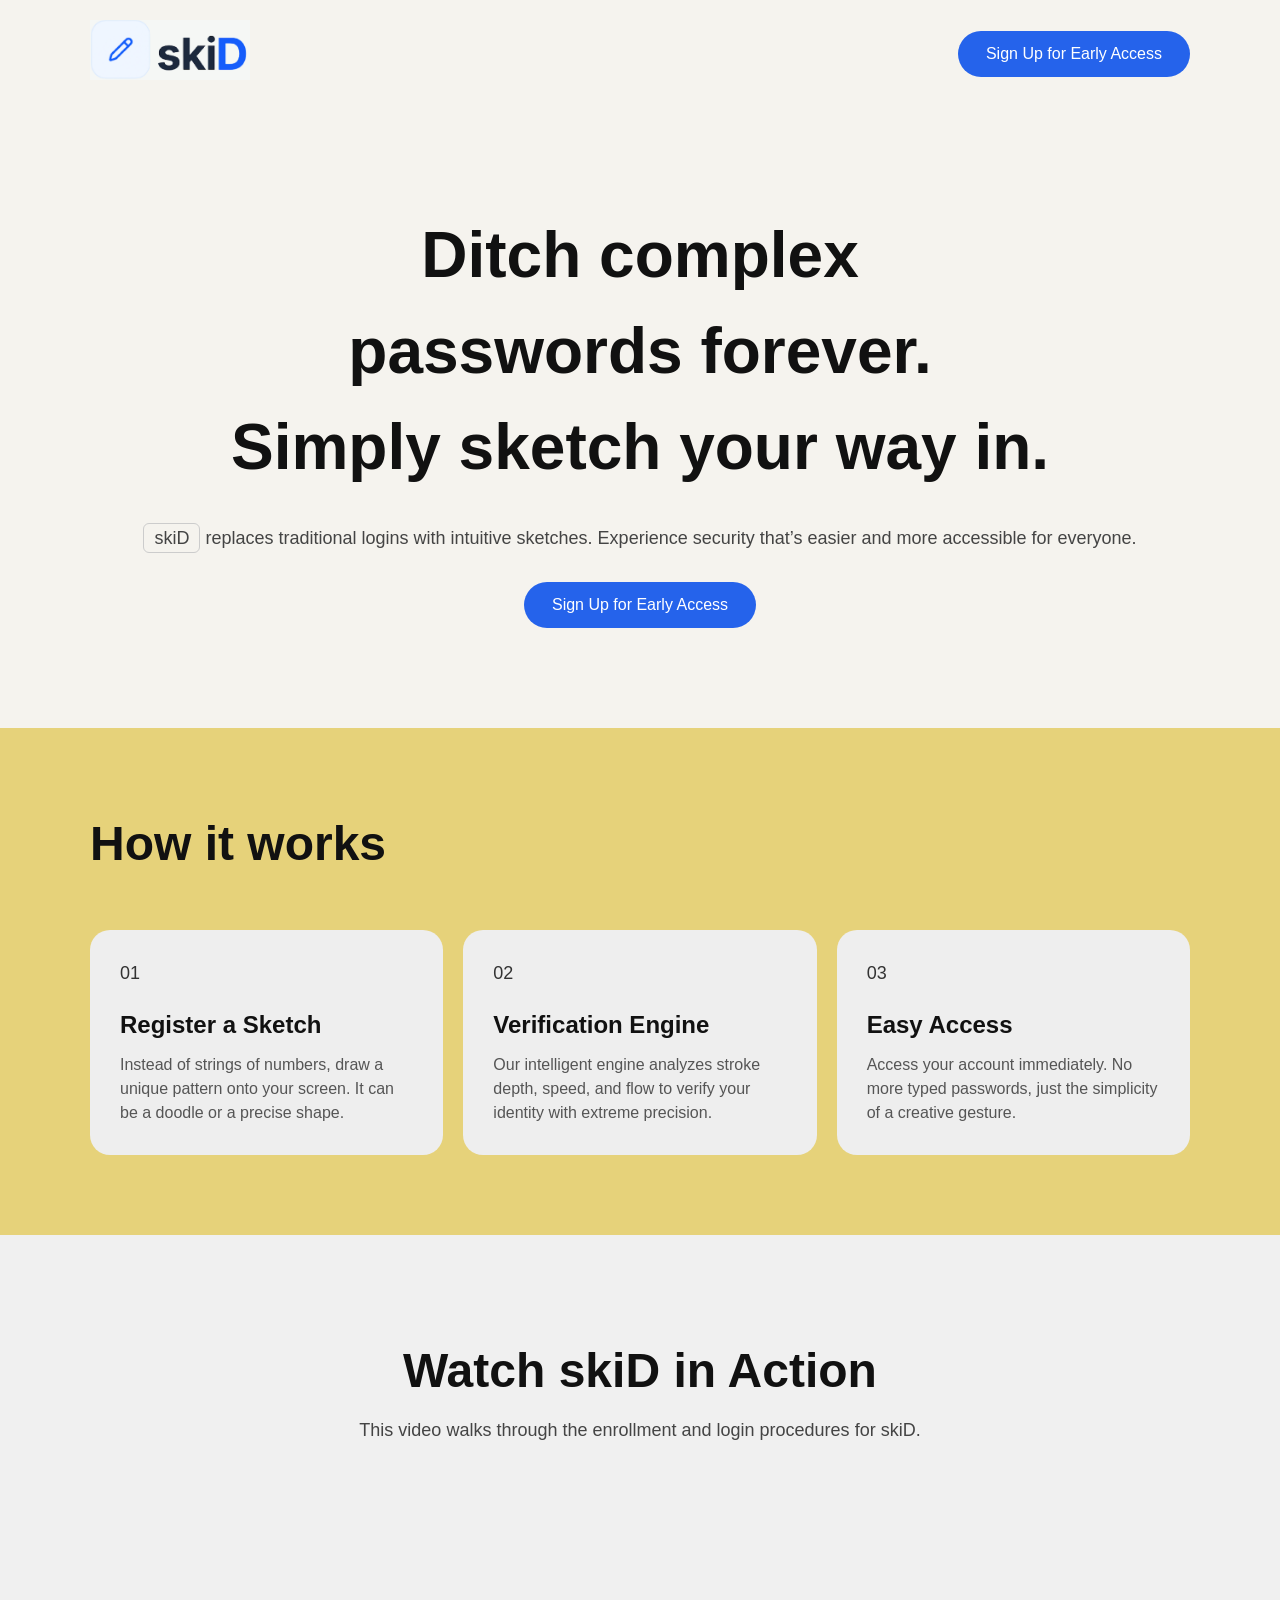
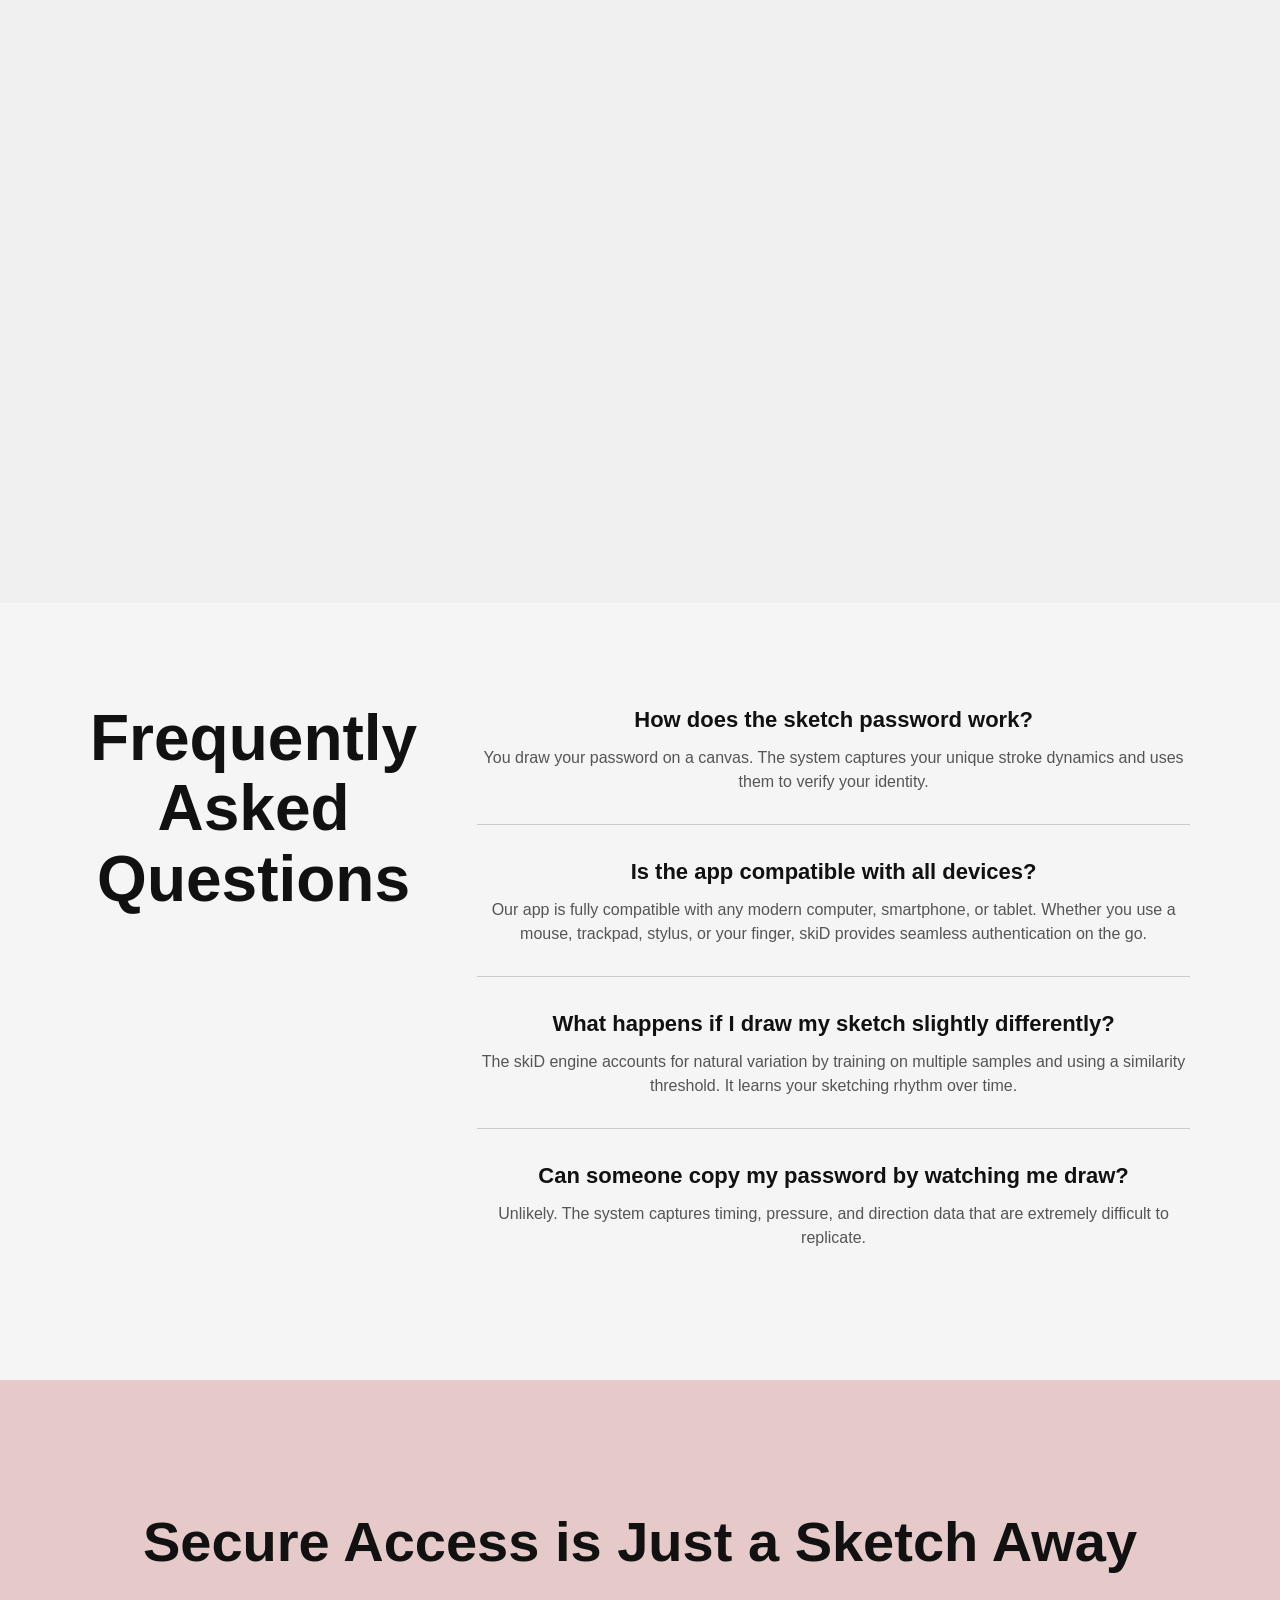
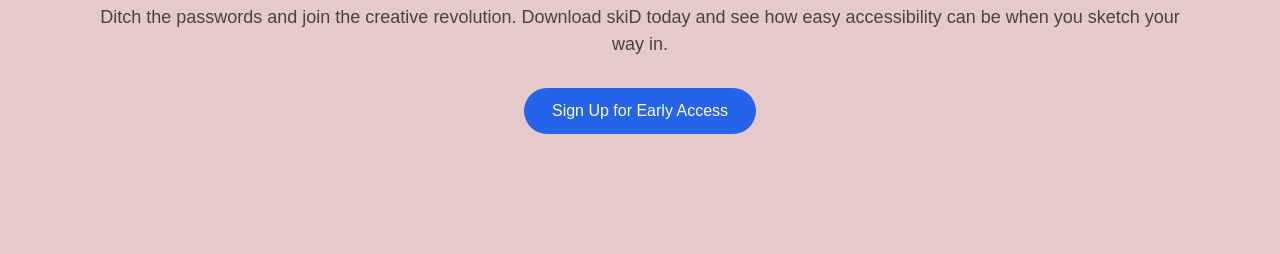
<file: index.html>
<!DOCTYPE html>
<html lang="en">
<head>
  <meta charset="UTF-8" />
  <meta name="viewport" content="width=device-width, initial-scale=1.0"/>
  <title>skiD</title>
  <link rel="stylesheet" href="styles.css"/>
</head>

<!-- Google tag (gtag.js) -->
<script async src="https://www.googletagmanager.com/gtag/js?id=AW-18070624864"></script>
<script>
  window.dataLayer = window.dataLayer || [];
  function gtag(){dataLayer.push(arguments);}
  gtag('js', new Date());

  gtag('config', 'AW-18070624864');
</script>

<!-- Event snippet for Submit lead form conversion page In your html page, add the snippet and call gtag_report_conversion when someone clicks on the chosen link or button. --> 
 <script> 
 function gtag_report_conversion(url) { 
  var callback = function () { if (typeof(url) != 'undefined') { window.location = url; } }; 
  gtag('event', 'conversion', { 'send_to': 'AW-18070624864/WIZXCIqvupccEOC036hD', 'value': 1.0, 'currency': 'USD', 'event_callback': callback }); 
  return false; } 
  </script>

<body>

<header class="header">
  <div class="container nav">
    <div class="logo"><img src="assets/logo.png" class="logo-img" /></div>
    <a href="https://tally.so/r/Y5YMVz?variant=creative" onclick="return gtag_report_conversion('https://tally.so/r/Y5YMVz?variant=creative');">
      <button class="cta">Sign Up for Early Access</button>
    </a>
  </div>
</header>

<!-- HERO -->
<section class="hero">
  <div class="container">
    <h1>
      Ditch complex<br>
      passwords forever.<br>
      Simply sketch your way in.
    </h1>

    <p class="subtext">
      <span class="highlight">skiD</span> replaces traditional logins with intuitive sketches.
      Experience security that’s easier and more accessible for everyone.
    </p>

    <a href="https://tally.so/r/Y5YMVz?variant=creative" onclick="return gtag_report_conversion('https://tally.so/r/Y5YMVz?variant=creative');">
      <button class="cta">Sign Up for Early Access</button>
    </a>
  </div>
</section>

<!-- HOW IT WORKS -->
<section class="how">
  <div class="container">
    <h2>How it works</h2>

    <div class="cards">
      <div class="card">
        <span class="step">01</span>
        <h3>Register a Sketch</h3>
        <p>
          Instead of strings of numbers, draw a unique pattern onto your screen.
          It can be a doodle or a precise shape.
        </p>
      </div>

      <div class="card">
        <span class="step">02</span>
        <h3>Verification Engine</h3>
        <p>
          Our intelligent engine analyzes stroke depth, speed, and flow
          to verify your identity with extreme precision.
        </p>
      </div>

      <div class="card">
        <span class="step">03</span>
        <h3>Easy Access</h3>
        <p>
          Access your account immediately. No more typed passwords,
          just the simplicity of a creative gesture.
        </p>
      </div>
    </div>
  </div>
</section>

<!-- VIDEO SECTION -->
<section class="demo">
  <div class="container">
    <h2>Watch skiD in Action</h2>
    <p class="subtext">
      This video walks through the enrollment and login procedures for skiD.
    </p>

    <div class="video-wrapper">
        <iframe 
            src="https://youtube.com/embed/rPuqAuI-4R4"
            title="skiD demo"
            frameborder="0"
            allowfullscreen>
        </iframe>
    </div>
  </div>
</section>

<!-- FAQ SECTION-->
<section class="faq">
  <div class="container faq-grid">
    
    <!-- LEFT TITLE -->
    <div class="faq-title">
      <h2>Frequently<br>Asked<br>Questions</h2>
    </div>

    <!-- RIGHT CONTENT -->
    <div class="faq-content">

      <div class="faq-item">
        <h3>How does the sketch password work?</h3>
        <p>
          You draw your password on a canvas. The system captures your unique
          stroke dynamics and uses them to verify your identity.
        </p>
      </div>

      <hr>

      <div class="faq-item">
        <h3>Is the app compatible with all devices?</h3>
        <p>
          Our app is fully compatible with any modern computer, smartphone, or tablet.
          Whether you use a mouse, trackpad, stylus, or your finger, skiD provides
          seamless authentication on the go.
        </p>
      </div>

      <hr>

      <div class="faq-item">
        <h3>What happens if I draw my sketch slightly differently?</h3>
        <p>
          The skiD engine accounts for natural variation by training on multiple samples
          and using a similarity threshold. It learns your sketching rhythm over time.
        </p>
      </div>

      <hr>

      <div class="faq-item">
        <h3>Can someone copy my password by watching me draw?</h3>
        <p>
          Unlikely. The system captures timing, pressure, and direction data that are
          extremely difficult to replicate.
        </p>
      </div>

    </div>
  </div>
</section>

<!-- CTA SECTION-->
<section class="cta-section">
  <div class="container">
    <h2>Secure Access is Just a Sketch Away</h2>

    <p class="subtext">
      Ditch the passwords and join the creative revolution. Download skiD today
      and see how easy accessibility can be when you sketch your way in.
    </p>

    <a href="https://tally.so/r/Y5YMVz?variant=creative" onclick="return gtag_report_conversion('https://tally.so/r/Y5YMVz?variant=creative');">
      <button class="cta">Sign Up for Early Access</button>
    </a>
  </div>
</section>

</body>
</html>
</file>
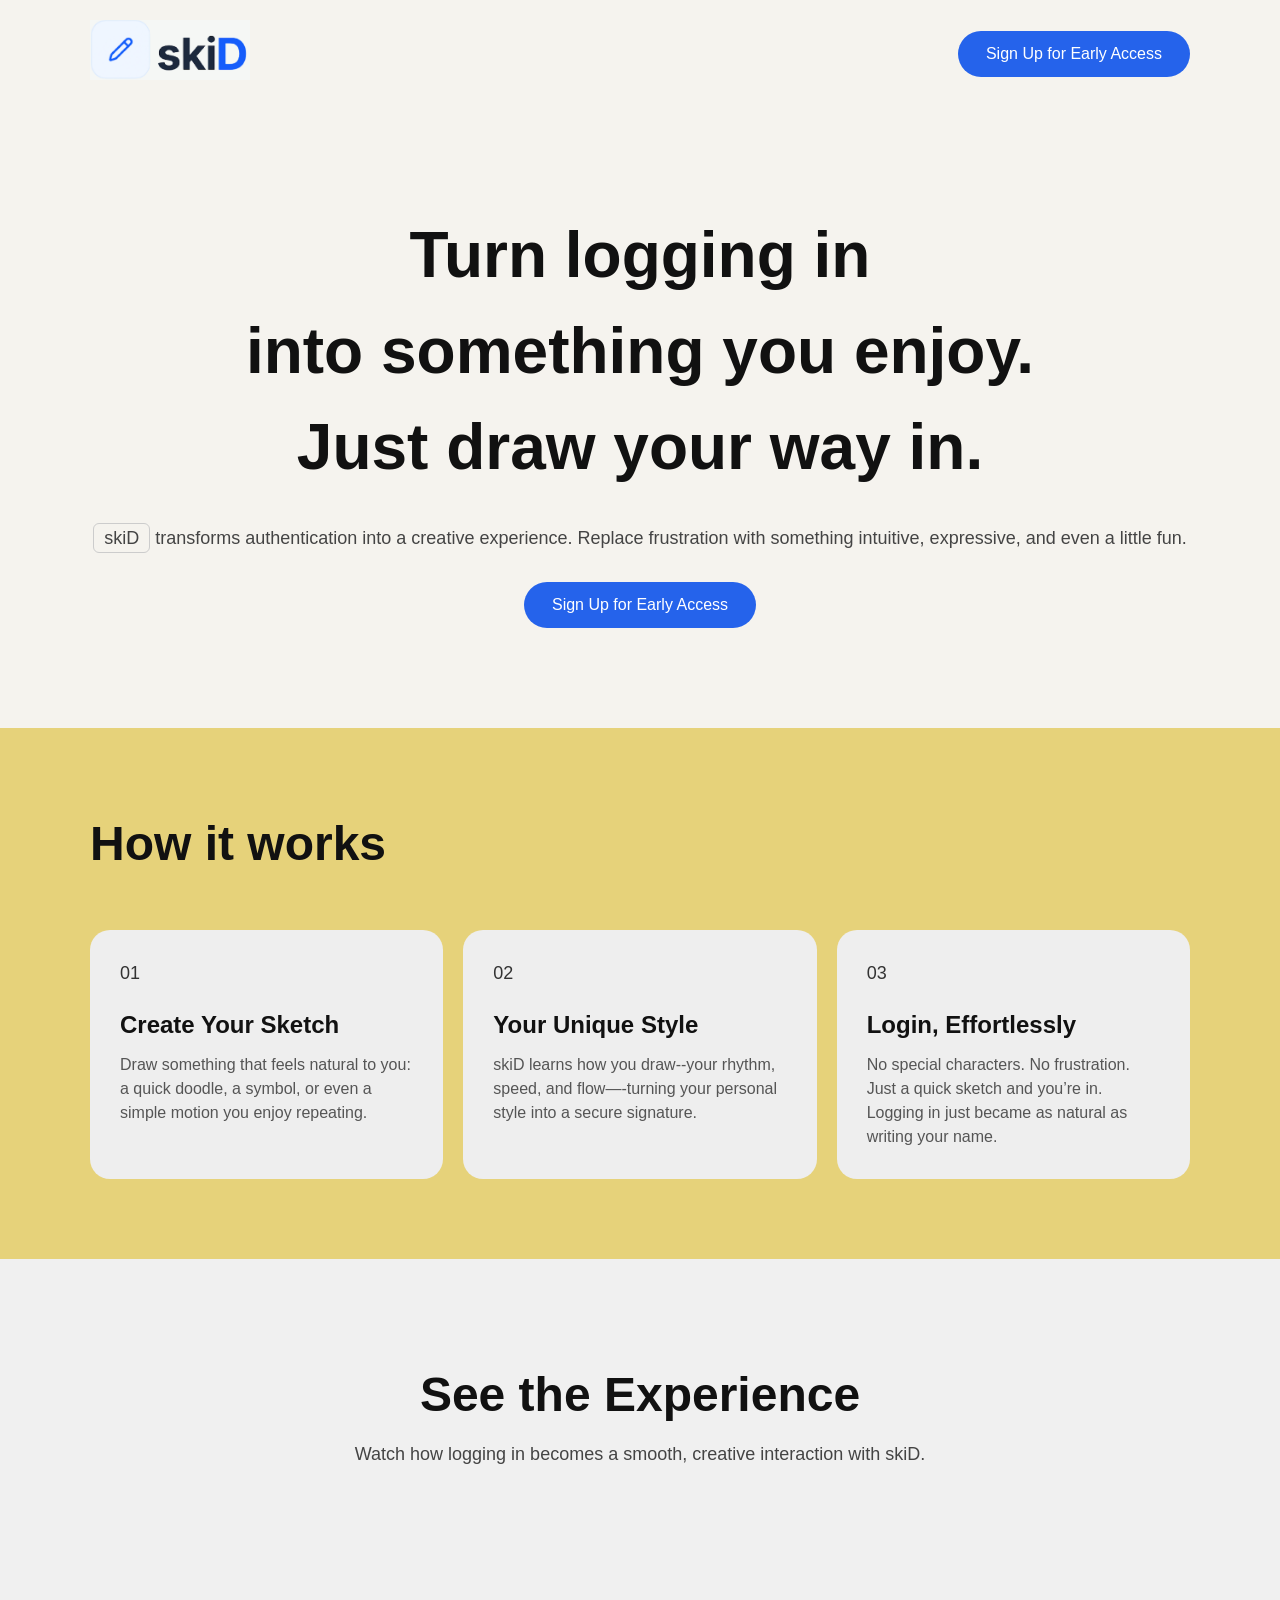
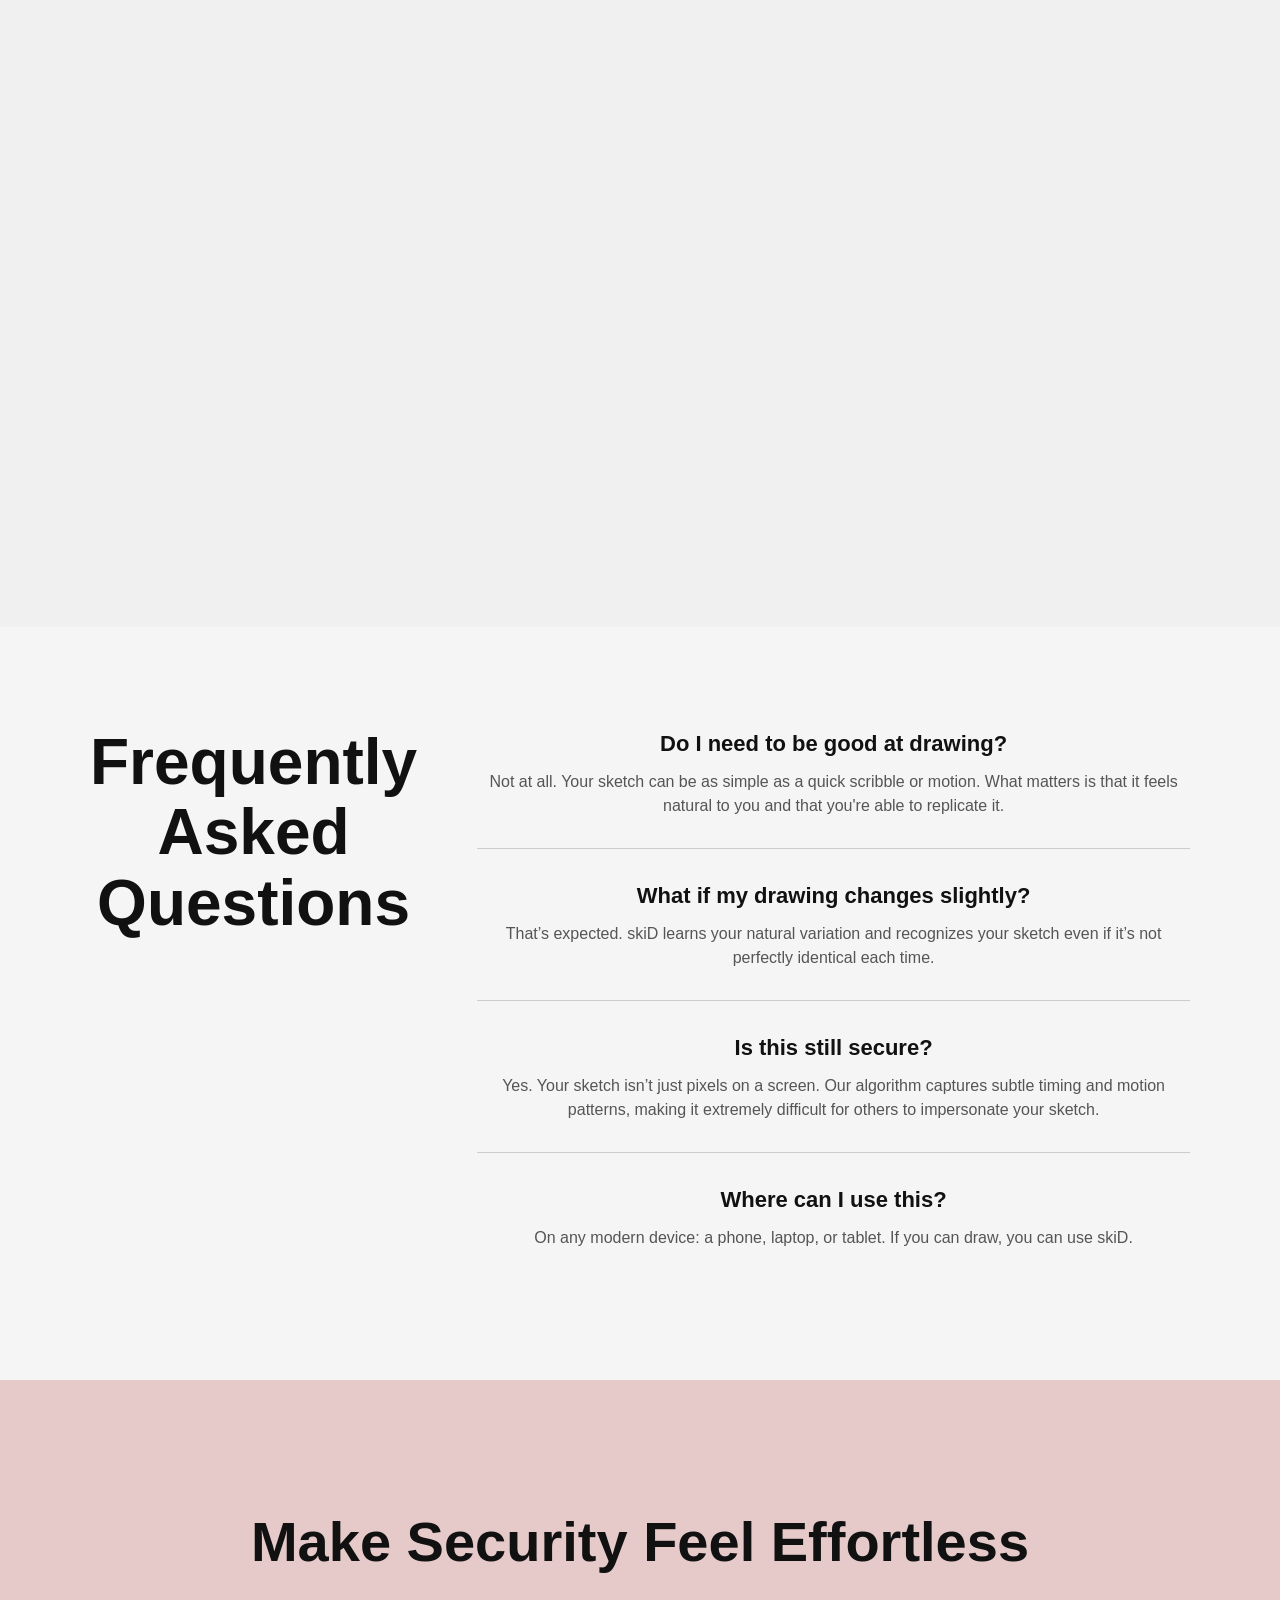
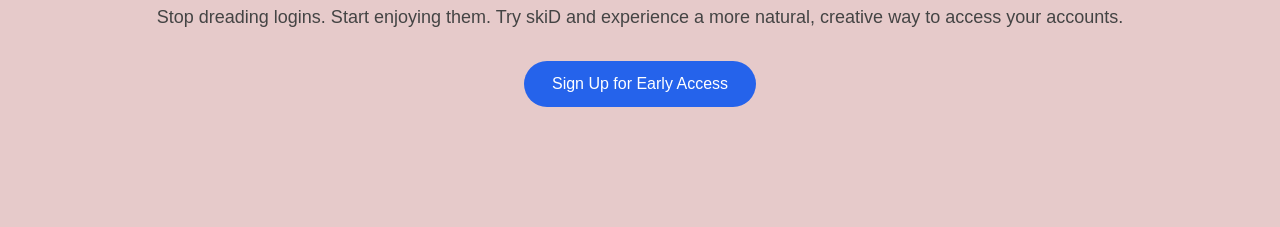
<file: creative.html>
<!DOCTYPE html>
<html lang="en">
<head>
  <meta charset="UTF-8" />
  <meta name="viewport" content="width=device-width, initial-scale=1.0"/>
  <title>skiD</title>
  <link rel="stylesheet" href="styles.css"/>
</head>

<!-- Google tag (gtag.js) -->
<script async src="https://www.googletagmanager.com/gtag/js?id=AW-18070624864"></script>
<script>
  window.dataLayer = window.dataLayer || [];
  function gtag(){dataLayer.push(arguments);}
  gtag('js', new Date());

  gtag('config', 'AW-18070624864');
</script>

<!-- Event snippet for Submit lead form conversion page In your html page, add the snippet and call gtag_report_conversion when someone clicks on the chosen link or button. --> 
 <script> 
 function gtag_report_conversion(url) { 
  var callback = function () { if (typeof(url) != 'undefined') { window.location = url; } }; 
  gtag('event', 'conversion', { 'send_to': 'AW-18070624864/WIZXCIqvupccEOC036hD', 'value': 1.0, 'currency': 'USD', 'event_callback': callback }); 
  return false; } 
  </script>

<body>

<header class="header">
  <div class="container nav">
    <div class="logo"><img src="assets/logo.png" class="logo-img" /></div>
    <a href="https://tally.so/r/Y5YMVz?variant=creative" onclick="return gtag_report_conversion('https://tally.so/r/Y5YMVz?variant=creative');">
      <button class="cta">Sign Up for Early Access</button>
    </a>
  </div>
</header>

<!-- HERO -->
<section class="hero">
  <div class="container">
    <h1>
      Turn logging in<br>
      into something you enjoy.<br>
      Just draw your way in.
    </h1>

    <p class="subtext">
      <span class="highlight">skiD</span> transforms authentication into a creative experience.
      Replace frustration with something intuitive, expressive, and even a little fun.
    </p>

    <a href="https://tally.so/r/Y5YMVz?variant=creative" onclick="return gtag_report_conversion('https://tally.so/r/Y5YMVz?variant=creative');">
      <button class="cta">Sign Up for Early Access</button>
    </a>
  </div>
</section>

<!-- HOW IT WORKS -->
<section class="how">
  <div class="container">
    <h2>How it works</h2>

    <div class="cards">
      <div class="card">
        <span class="step">01</span>
        <h3>Create Your Sketch</h3>
        <p>
          Draw something that feels natural to you: a quick doodle, a symbol,
          or even a simple motion you enjoy repeating.
        </p>
      </div>

      <div class="card">
        <span class="step">02</span>
        <h3>Your Unique Style</h3>
        <p>
          skiD learns how you draw--your rhythm, speed, and flow—-turning your
          personal style into a secure signature.
        </p>
      </div>

      <div class="card">
        <span class="step">03</span>
        <h3>Login, Effortlessly</h3>
        <p>
          No special characters. No frustration. Just a quick sketch and you’re in. Logging in just became as natural as writing your name.
        </p>
      </div>
    </div>
  </div>
</section>

<!-- VIDEO SECTION -->
<section class="demo">
  <div class="container">
    <h2>See the Experience</h2>
    <p class="subtext">
      Watch how logging in becomes a smooth, creative interaction with skiD.
    </p>

    <div class="video-wrapper">
        <iframe 
            src="https://youtube.com/embed/rPuqAuI-4R4"
            title="skiD demo"
            frameborder="0"
            allowfullscreen>
        </iframe>
    </div>
  </div>
</section>

<!-- FAQ SECTION-->
<section class="faq">
  <div class="container faq-grid">
    
    <div class="faq-title">
      <h2>Frequently<br>Asked<br>Questions</h2>
    </div>

    <div class="faq-content">

      <div class="faq-item">
        <h3>Do I need to be good at drawing?</h3>
        <p>
          Not at all. Your sketch can be as simple as a quick scribble or motion.
          What matters is that it feels natural to you and that you're able to replicate it.
        </p>
      </div>

      <hr>

      <div class="faq-item">
        <h3>What if my drawing changes slightly?</h3>
        <p>
          That’s expected. skiD learns your natural variation and recognizes your
          sketch even if it’s not perfectly identical each time.
        </p>
      </div>

      <hr>

      <div class="faq-item">
        <h3>Is this still secure?</h3>
        <p>
          Yes. Your sketch isn’t just pixels on a screen. Our algorithm captures subtle timing and motion patterns, making it extremely difficult for others to impersonate your sketch.
        </p>
      </div>

      <hr>

      <div class="faq-item">
        <h3>Where can I use this?</h3>
        <p>
          On any modern device: a phone, laptop, or tablet.
          If you can draw, you can use skiD.
        </p>
      </div>

    </div>
  </div>
</section>

<!-- CTA SECTION-->
<section class="cta-section">
  <div class="container">
    <h2>Make Security Feel Effortless</h2>

    <p class="subtext">
      Stop dreading logins. Start enjoying them. Try skiD and experience
      a more natural, creative way to access your accounts.
    </p>

    <a href="https://tally.so/r/Y5YMVz?variant=creative" onclick="return gtag_report_conversion('https://tally.so/r/Y5YMVz?variant=creative');">
      <button class="cta">Sign Up for Early Access</button>
    </a>
  </div>
</section>

</body>
</html>
</file>
<file: styles.css>
* {
  margin: 0;
  padding: 0;
  box-sizing: border-box;
  font-family: -apple-system, BlinkMacSystemFont, "Helvetica Neue", sans-serif;
}

body {
  line-height: 1.5;
  color: #111;
}

.container {
  width: 90%;
  max-width: 1100px;
  margin: auto;
  text-align: center;
}

/* HERO */
.hero {
  padding: 100px 0;
  background: #f5f3ee;
}

.hero h1 {
  font-size: 64px;
  font-weight: 700;
  margin-bottom: 30px;
}

.subtext {
  font-size: 18px;
  color: #444;
  margin-bottom: 30px;
}

.highlight {
  border: 1px solid #ccc;
  padding: 4px 10px;
  border-radius: 6px;
}

.cta {
  background: #2563eb;
  color: white;
  border: none;
  padding: 14px 28px;
  border-radius: 999px;
  font-size: 16px;
  cursor: pointer;

  /* smooth animation */
  transition: all 0.2s ease;
}

/* HOVER (mouse over) */
.cta:hover {
  background: #1e4ed8; /* darker blue */
  transform: translateY(-2px); /* slight lift */
}

/* CLICK (pressed state) */
.cta:active {
  background: #1a3fb8; /* even darker */
  transform: translateY(0); /* press down */
}

/* HOW IT WORKS */
.how {
  background: #e6d27a;
  padding: 80px 0;
}

.how h2 {
  font-size: 48px;
  margin-bottom: 50px;
  text-align: left;
}

.cards {
  display: flex;
  gap: 20px;
  flex-wrap: wrap;
}

.card {
  flex: 1;
  min-width: 280px;
  background: #eee;
  border-radius: 20px;
  padding: 30px;
  text-align: left;
}

.step {
  font-size: 18px;
  color: #333;
}

.card h3 {
  margin: 20px 0 10px;
  font-size: 24px;
}

.card p {
  color: #555;
}

/* DEMO */
.demo {
  padding: 100px 0;
  background: #f0f0f0;
}

.demo h2 {
  font-size: 48px;
  margin-bottom: 10px;
}

.video-placeholder {
  margin-top: 40px;
  height: 300px;
  background: #ddd;
  border-radius: 20px;
  display: flex;
  align-items: center;
  justify-content: center;
  font-size: 40px;
}

/* HEADER */
.header {
  position: sticky;
  top: 0;
  background: #f5f3ee;
  padding: 20px 0;
  z-index: 1000;
}

.nav {
  display: flex;
  justify-content: space-between;
  align-items: center;
}

.logo-img {
  /* font-weight: 700;
  font-size: 20px; */
  height:60px;
}

.video-wrapper {
  margin-top: 40px;
  position: relative;
  width: 100%;
  padding-top: 56.25%; /* 16:9 ratio */
  border-radius: 20px;
  overflow: hidden;
}

.video-wrapper iframe {
  position: absolute;
  top: 0;
  left: 0;
  width: 100%;
  height: 100%;
}

/* FAQ */
.faq {
  padding: 100px 0;
  background: #f5f5f5;
}

.faq-grid {
  display: flex;
  gap: 60px;
  align-items: flex-start;
}

.faq-title h2 {
  font-size: 64px;
  line-height: 1.1;
}

.faq-content {
  flex: 1;
}

.faq-item {
  margin-bottom: 30px;
}

.faq-item h3 {
  font-size: 22px;
  margin-bottom: 10px;
}

.faq-item p {
  color: #555;
}

.faq hr {
  border: none;
  border-top: 1px solid #ccc;
  margin: 30px 0;
}

/* CTA SECTION */
.cta-section {
  background: #e6caca;
  padding: 120px 0;
  text-align: center;
}

.cta-section h2 {
  font-size: 56px;
  margin-bottom: 20px;
}

.cta.large {
  margin-top: 30px;
  font-size: 18px;
  padding: 18px 36px;
}
</file>
